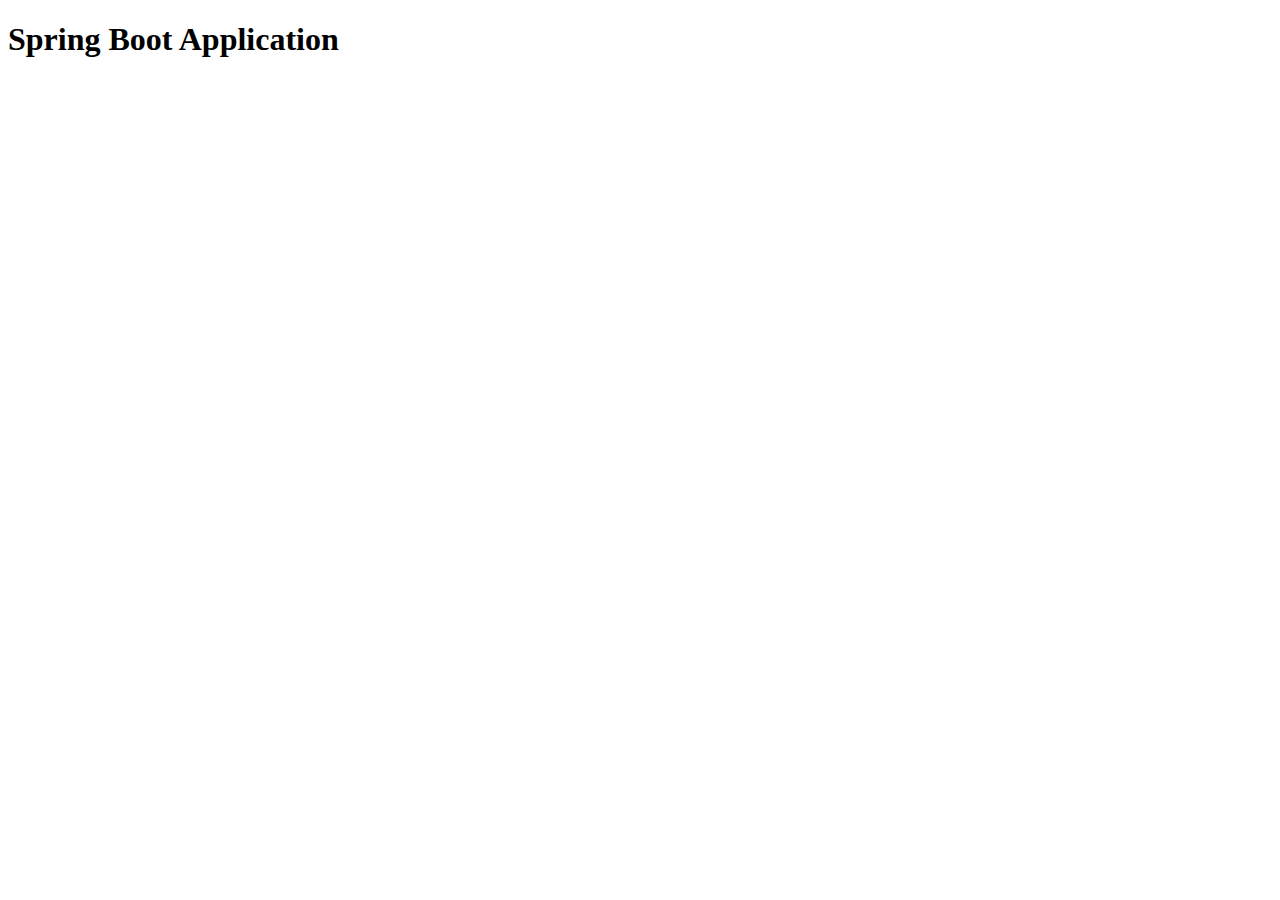
<file: src/main/webapp/index.html>
<!DOCTYPE html>
<html>
    <head>
        <title>Spring Boot Application</title>
        <meta http-equiv="Content-Type" content="text/html; charset=UTF-8">
    </head>
    <body>
        <h1>Spring Boot Application</h1>
    </body>
</html>
</file>
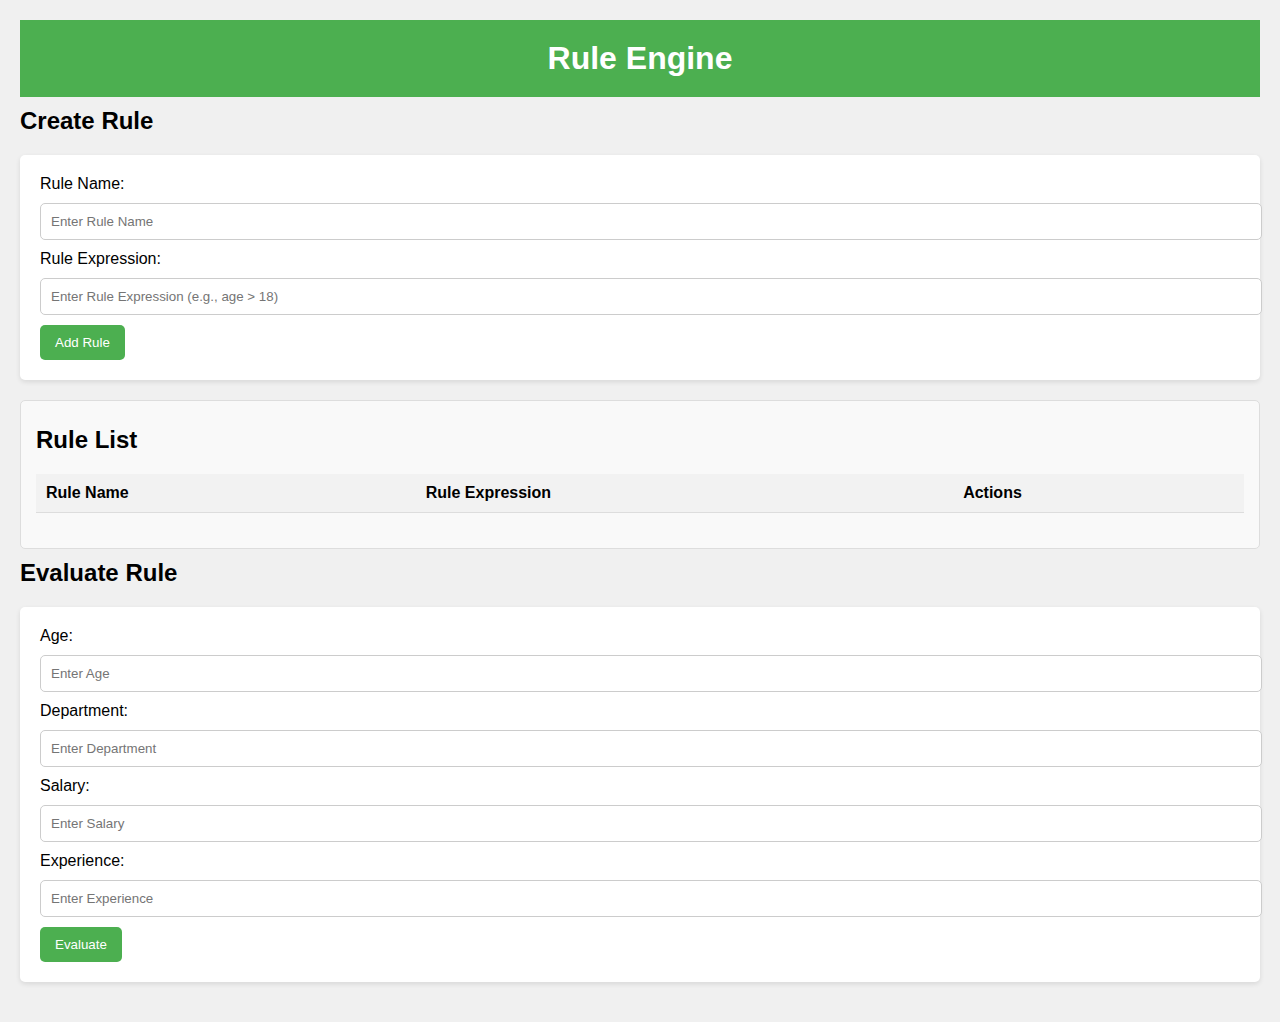
<file: ruleEngineAST/target/classes/static/index.html>
<!DOCTYPE html>
<html lang="en">
<head>
    <meta charset="UTF-8">
    <meta name="viewport" content="width=device-width, initial-scale=1.0">
    <title>Rule Engine</title>
    <link rel="stylesheet" href="styles.css">
</head>
<body>
    <header>
        <h1>Rule Engine</h1>
    </header>

    <section id="create-rule">
        <h2>Create Rule</h2>
        <div class="input-box">
            <label for="ruleName">Rule Name:</label>
            <input type="text" id="ruleName" placeholder="Enter Rule Name" required><br>

            <label for="ruleExpression">Rule Expression:</label>
            <input type="text" id="ruleExpression" placeholder="Enter Rule Expression (e.g., age > 18)" required><br>

            <button onclick="createRule()">Add Rule</button>
        </div>
    </section>

    <section id="rule-list">
        <h2>Rule List</h2>
        <table>
            <thead>
                <tr>
                    <th>Rule Name</th>
                    <th>Rule Expression</th>
                    <th>Actions</th>
                </tr>
            </thead>
            <tbody id="rulesTableBody">
                <!-- Rules will be added here dynamically -->
            </tbody>
        </table>
    </section>

    <section id="evaluate-rule">
        <h2>Evaluate Rule</h2>
        <div class="input-box">
            <label for="age">Age:</label>
            <input type="number" id="age" placeholder="Enter Age" required><br>

            <label for="department">Department:</label>
            <input type="text" id="department" placeholder="Enter Department" required><br>

            <label for="salary">Salary:</label>
            <input type="number" id="salary" placeholder="Enter Salary" required><br>

            <label for="experience">Experience:</label>
            <input type="number" id="experience" placeholder="Enter Experience" required><br>

            <button onclick="evaluateRule()">Evaluate</button>
        </div>
        <div id="evaluationResult" class="result-box"></div>
		<div id="alertBox" class="alert-box" style="display: none;">
		    <p id="alertMessage"></p>
		    <button onclick="closeAlert()">OK</button>
		</div>

    </section>

    <script src="script.js"></script>
</body>
</html>
</file>
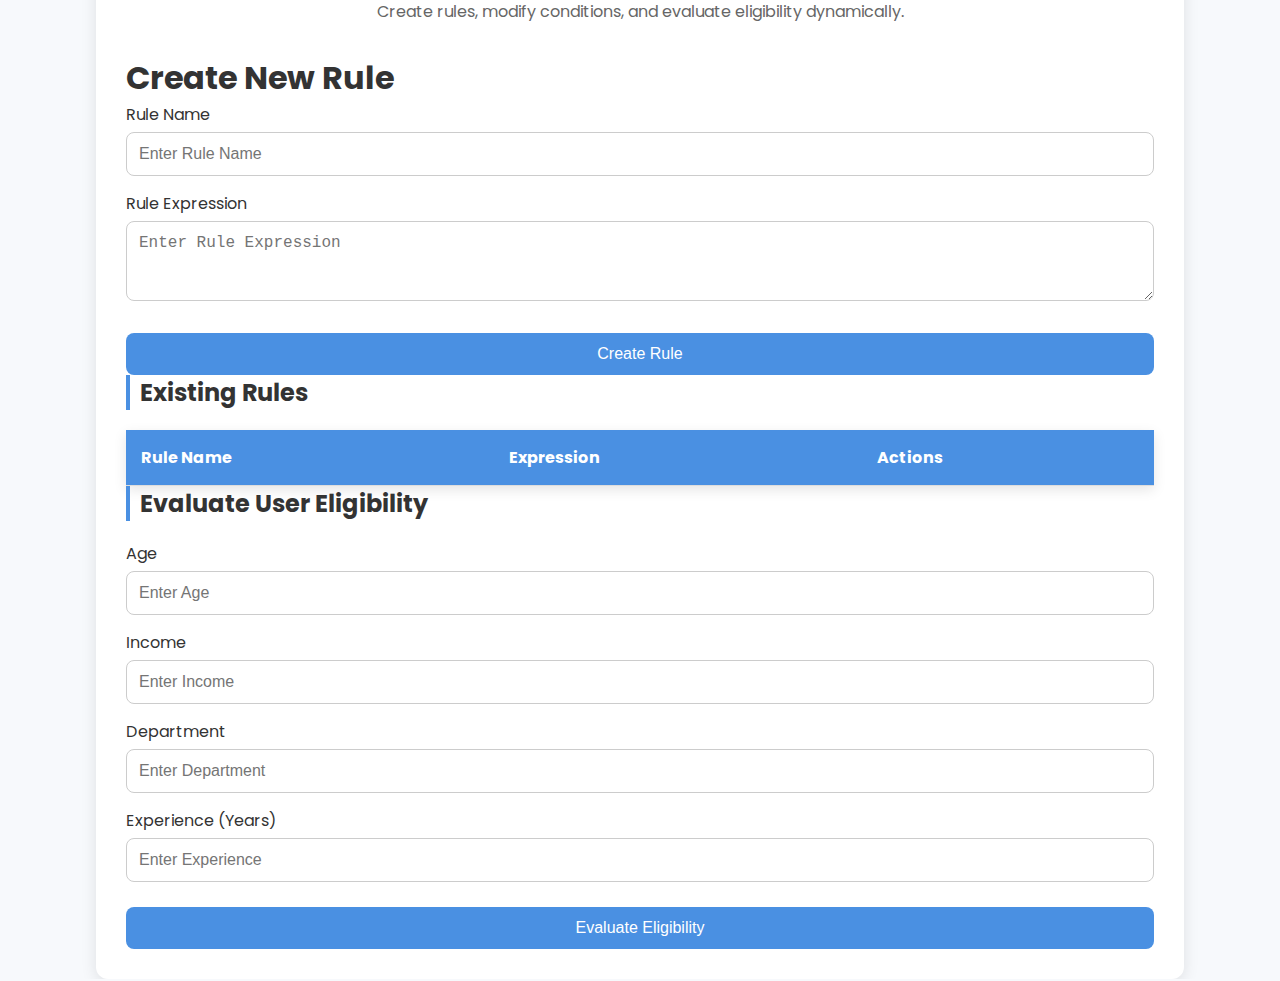
<file: src/main/resources/static/index.html>
<!DOCTYPE html>
<html lang="en">
<head>
    <meta charset="UTF-8">
    <meta name="viewport" content="width=device-width, initial-scale=1.0">
    <title>Rule Engine with AST</title>
    <link href="https://fonts.googleapis.com/css2?family=Poppins:wght@300;400;600&display=swap" rel="stylesheet">
    <link rel="stylesheet" href="styles.css">
</head>
<body>
<div class="container">
    <header>
        <h1>Rule Engine with AST</h1>
        <p>Create rules, modify conditions, and evaluate eligibility dynamically.</p>
    </header>

    <form id="ruleForm">
        <h2>Create New Rule</h2>
        <div class="form-group">
            <label for="ruleName">Rule Name</label>
            <input type="text" id="ruleName" placeholder="Enter Rule Name" required>
        </div>
        <div class="form-group">
            <label for="ruleExpression">Rule Expression</label>
            <textarea id="ruleExpression" rows="3" placeholder="Enter Rule Expression" required></textarea>
        </div>
        <button type="submit" id="createRuleBtn">Create Rule</button>
    </form>

    <section id="rules-list">
        <h2>Existing Rules</h2>
        <table id="rulesTable">
            <thead>
            <tr>
                <th>Rule Name</th>
                <th>Expression</th>
                <th>Actions</th>
            </tr>
            </thead>
            <tbody></tbody>
        </table>
    </section>

    <section id="evaluation">
        <h2>Evaluate User Eligibility</h2>
        <div class="form-group">
            <label for="userAge">Age</label>
            <input type="number" id="userAge" placeholder="Enter Age" required>
        </div>
        <div class="form-group">
            <label for="userIncome">Income</label>
            <input type="number" id="userIncome" placeholder="Enter Income" required>
        </div>
        <div class="form-group">
            <label for="userDepartment">Department</label>
            <input type="text" id="userDepartment" placeholder="Enter Department" required>
        </div>
        <div class="form-group">
            <label for="userExperience">Experience (Years)</label>
            <input type="number" id="userExperience" placeholder="Enter Experience" required>
        </div>
        <button type="submit" id="evaluateBtn">Evaluate Eligibility</button>

        <div id="evaluationResult" class="result-box"></div>
    </section>
</div>

<script src="scripts.js"></script>
</body>
</html>
</file>
<file: ruleEngineAST/target/classes/static/styles.css>
body {
    font-family: Arial, sans-serif;
    background-color: #f0f0f0;
    margin: 0;
    padding: 20px;
}

header {
    text-align: center;
    padding: 10px;
    background-color: #4CAF50;
    color: white;
}

h1, h2 {
    margin: 10px 0;
}

.input-box {
    margin: 20px 0;
    background-color: #fff;
    padding: 20px;
    border-radius: 5px;
    box-shadow: 0 2px 5px rgba(0, 0, 0, 0.1);
}

input[type="text"],
input[type="number"] {
    width: 100%;
    padding: 10px;
    margin: 10px 0;
    border: 1px solid #ccc;
    border-radius: 5px;
}

button {
    background-color: #4CAF50;
    color: white;
    padding: 10px 15px;
    border: none;
    border-radius: 5px;
    cursor: pointer;
}

button:hover {
    background-color: #45a049;
}

table {
    width: 100%;
    border-collapse: collapse;
    margin: 20px 0;
}

th, td {
    padding: 10px;
    text-align: left;
    border-bottom: 1px solid #ccc;
}

th {
    background-color: #f2f2f2;
}

#rule-list {
    background-color: #f9f9f9;
    border: 1px solid #ddd;
    padding: 15px;
    border-radius: 5px;
}

table {
    width: 100%;
    border-collapse: collapse;
}

th, td {
    padding: 10px;
    text-align: left;
    border-bottom: 1px solid #ddd;
}

th {
    background-color: #f2f2f2;
}


.alert-box {
    position: fixed;            /* Fixed positioning */
    top: 50%;                  /* Center vertically */
    left: 50%;                 /* Center horizontally */
    transform: translate(-50%, -50%); /* Centering adjustment */
    padding: 20px;            /* Padding inside the alert box */
    background-color: #4caf50; /* Green background */
    color: white;             /* White text */
    border-radius: 5px;       /* Rounded corners */
    z-index: 1000;            /* Ensure it appears above other content */
}
.alert-box button {
    margin-top: 10px;
}
</file>
<file: src/main/resources/static/styles.css>
* {
    margin: 0;
    padding: 0;
    box-sizing: border-box;
}

@media (max-width: 600px) {
    h1 {
        font-size: 1.5em; /* Adjust font size for smaller screens */
    }
}

body {
    font-family: 'Poppins', sans-serif;
    background-color: #f7f9fc;
    color: #333;
    display: flex;
    justify-content: center;
    align-items: center;
    height: 100vh;
}

.container {
    width: 85%;
    max-width: 1200px;
    background: #ffffff;
    padding: 30px;
    border-radius: 12px;
    box-shadow: 0px 4px 16px rgba(0, 0, 0, 0.1);
}

header {
    position: relative; /* Ensure proper positioning */
    z-index: 10; /* Bring it to the front */
}
h1, h2, h3 {
    display: block; /* Ensure it's displayed as a block element */
    visibility: visible; /* Make sure it's visible */
    font-size: 2em; /* Adjust font size if needed */
    margin: 0; /* Reset margins */
}


header {
    text-align: center;
    margin-bottom: 30px;
}

header h1 {
    font-size: 32px;
    color: #4A90E2;
}

header p {
    font-size: 16px;
    color: #666;
}

section h2 {
    font-size: 24px;
    color: #333;
    margin-bottom: 20px;
    border-left: 4px solid #4A90E2;
    padding-left: 10px;
}

.form-group {
    margin-bottom: 15px;
}

label {
    font-size: 16px;
    color: #333;
    display: block;
    margin-bottom: 5px;
}

input, textarea {
    width: 100%;
    padding: 12px;
    border: 1px solid #ccc;
    border-radius: 8px;
    font-size: 16px;
    transition: border-color 0.3s ease;
}

input:focus, textarea:focus {
    border-color: #4A90E2;
    outline: none;
    box-shadow: 0 0 6px rgba(74, 144, 226, 0.3);
}

button {
    display: inline-block;
    padding: 12px 20px;
    background-color: #4A90E2;
    color: white;
    border: none;
    border-radius: 8px;
    font-size: 16px;
    cursor: pointer;
    transition: background-color 0.3s ease, transform 0.3s ease;
    width: 100%;
    margin-top: 10px;
}

button:hover {
    background-color: #357ABD;
    transform: translateY(-3px);
}

button:active {
    transform: translateY(0);
}

#rulesTable {
    width: 100%;
    border-collapse: collapse;
    margin-top: 20px;
    box-shadow: 0px 4px 12px rgba(0, 0, 0, 0.1);
}

#rulesTable th, #rulesTable td {
    padding: 15px;
    text-align: left;
    border-bottom: 1px solid #ddd;
}

#rulesTable th {
    background-color: #4A90E2;
    color: white;
}

#rulesTable tr:hover {
    background-color: #f1f1f1;
}

.result-box {
    margin-top: 20px;
    padding: 15px;
    background-color: #f9f9f9;
    border: 1px solid #e0e0e0;
    border-radius: 8px;
    font-size: 16px;
    color: #333;
    display: none;
}

@media (max-width: 768px) {
    .container {
        width: 95%;
        padding: 20px;
    }

    header h1 {
        font-size: 28px;
    }

    section h2 {
        font-size: 20px;
    }

    input, textarea {
        font-size: 14px;
    }

    button {
        font-size: 14px;
    }
}
</file>
